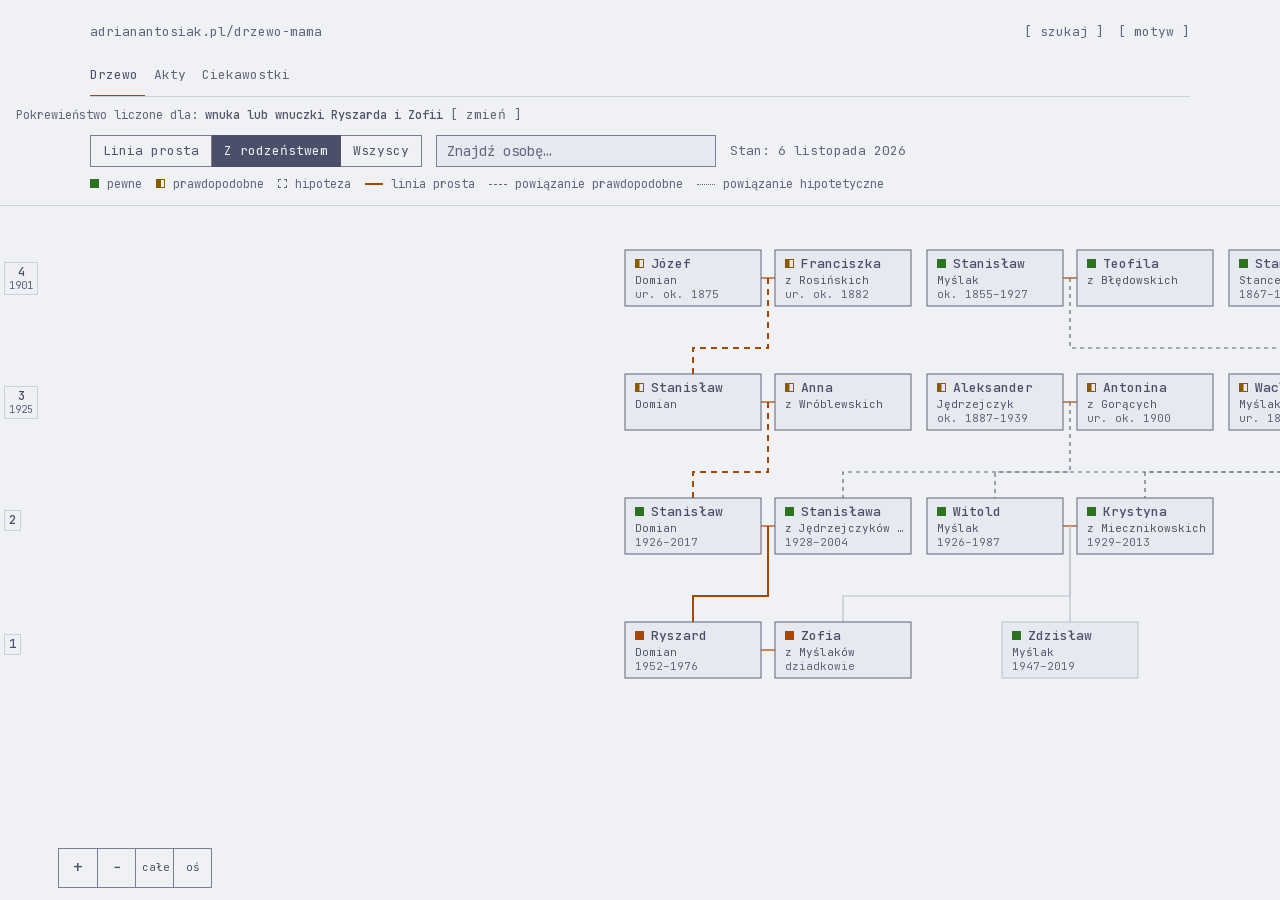
<file: index.html>
<!doctype html>
<html lang="pl" data-theme="dark">
<head>
<meta charset="utf-8">
<meta name="viewport" content="width=device-width, initial-scale=1, viewport-fit=cover">
<meta name="robots" content="noindex, nofollow">
<meta name="theme-color" content="#1e1e2e">
<title>Drzewo mamy — Domianowie, Myślakowie, Miecznikowscy</title>
<link rel="icon" href="../favicon.svg" type="image/svg+xml">
<link rel="preload" href="fonts/jetbrains-mono-latin.woff2" as="font" type="font/woff2" crossorigin>
<link rel="preload" href="fonts/jetbrains-mono-latin-ext.woff2" as="font" type="font/woff2" crossorigin>
<script>
  (function () {
    var t;
    try { t = localStorage.getItem("aa_theme"); } catch (e) {}
    if (t !== "light" && t !== "dark") t = matchMedia("(prefers-color-scheme: light)").matches ? "light" : "dark";
    document.documentElement.dataset.theme = t;
    document.querySelector('meta[name="theme-color"]').content = t === "light" ? "#eff1f5" : "#1e1e2e";
  })();
</script>
<link rel="stylesheet" href="assets/style.css">
</head>
<body data-page="drzewo-mama" class="tree-page">
<div class="wrap">
<div id="chrome"></div>
<main id="main">
<h1 class="sr">Drzewo mamy: Domianowie, Myślakowie, Miecznikowscy</h1>
<div class="tree-bar">
  <div class="seg" role="group" aria-label="Kogo pokazać">
    <button class="chip" type="button" data-mode="prosta" aria-pressed="false">Linia prosta</button>
    <button class="chip" type="button" data-mode="rodzenstwo" aria-pressed="false">Z rodzeństwem</button>
    <button class="chip" type="button" data-mode="wszyscy" aria-pressed="false">Wszyscy</button>
  </div>
  <label class="search"><span class="sr">Znajdź osobę</span><input id="szukaj" type="search" list="osoby-list" placeholder="Znajdź osobę…" autocomplete="off"></label>
  <datalist id="osoby-list"></datalist>
  <span class="muted small" id="asof"></span>
  <div class="legend" aria-label="Legenda">
    <span><i class="mark ok"></i>pewne</span><span><i class="mark prawd"></i>prawdopodobne</span><span><i class="mark hyp"></i>hipoteza</span>
    <span class="lk"><i class="mark link-axis"></i>linia prosta</span><span class="lk"><i class="mark link-prawd"></i>powiązanie prawdopodobne</span><span class="lk"><i class="mark link-hyp"></i>powiązanie hipotetyczne</span>
  </div>
</div>
<div class="stage" id="stage">
  <svg id="tree" role="application" aria-label="Drzewo rodziny. Przeciągnij, aby przesunąć; kółko lub dwa palce, aby przybliżyć.">
    <g id="vp"><g id="edges" class="edges"></g><g id="nodes"></g></g>
  </svg>
  <div class="ruler" id="ruler" aria-hidden="true"></div>
  <div class="zoom" role="group" aria-label="Widok">
    <button type="button" id="zin" aria-label="Przybliż">+</button>
    <button type="button" id="zout" aria-label="Oddal">−</button>
    <button type="button" id="zfit" class="fit" aria-label="Pokaż całe drzewo">całe</button>
    <button type="button" id="zhome" class="fit" aria-label="Wróć do linii prostej">oś</button>
  </div>
  <aside class="panel" id="panel" hidden aria-label="Osoba"></aside>
</div>
</main>
</div>
<script src="data/mama.js"></script>
<script src="assets/app.js"></script>
<script src="assets/tree.js"></script>
</body>
</html>
</file>
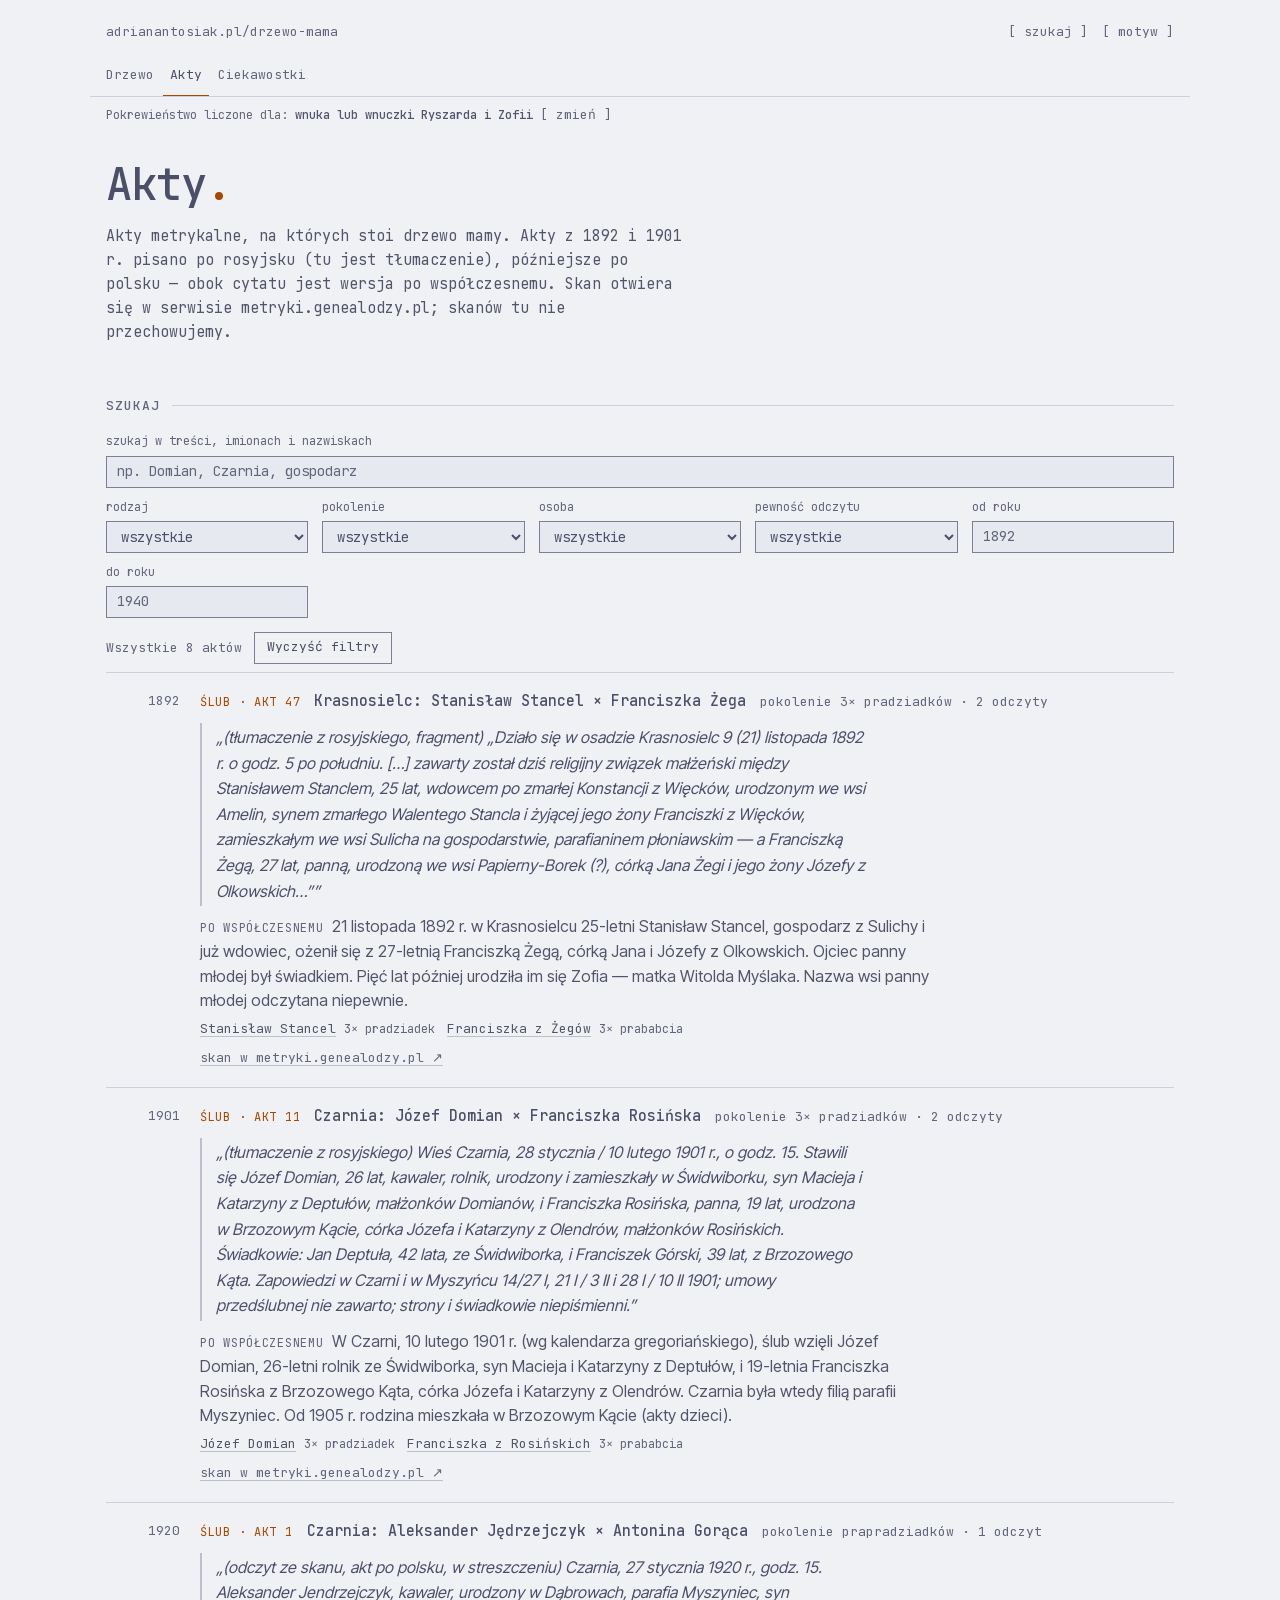
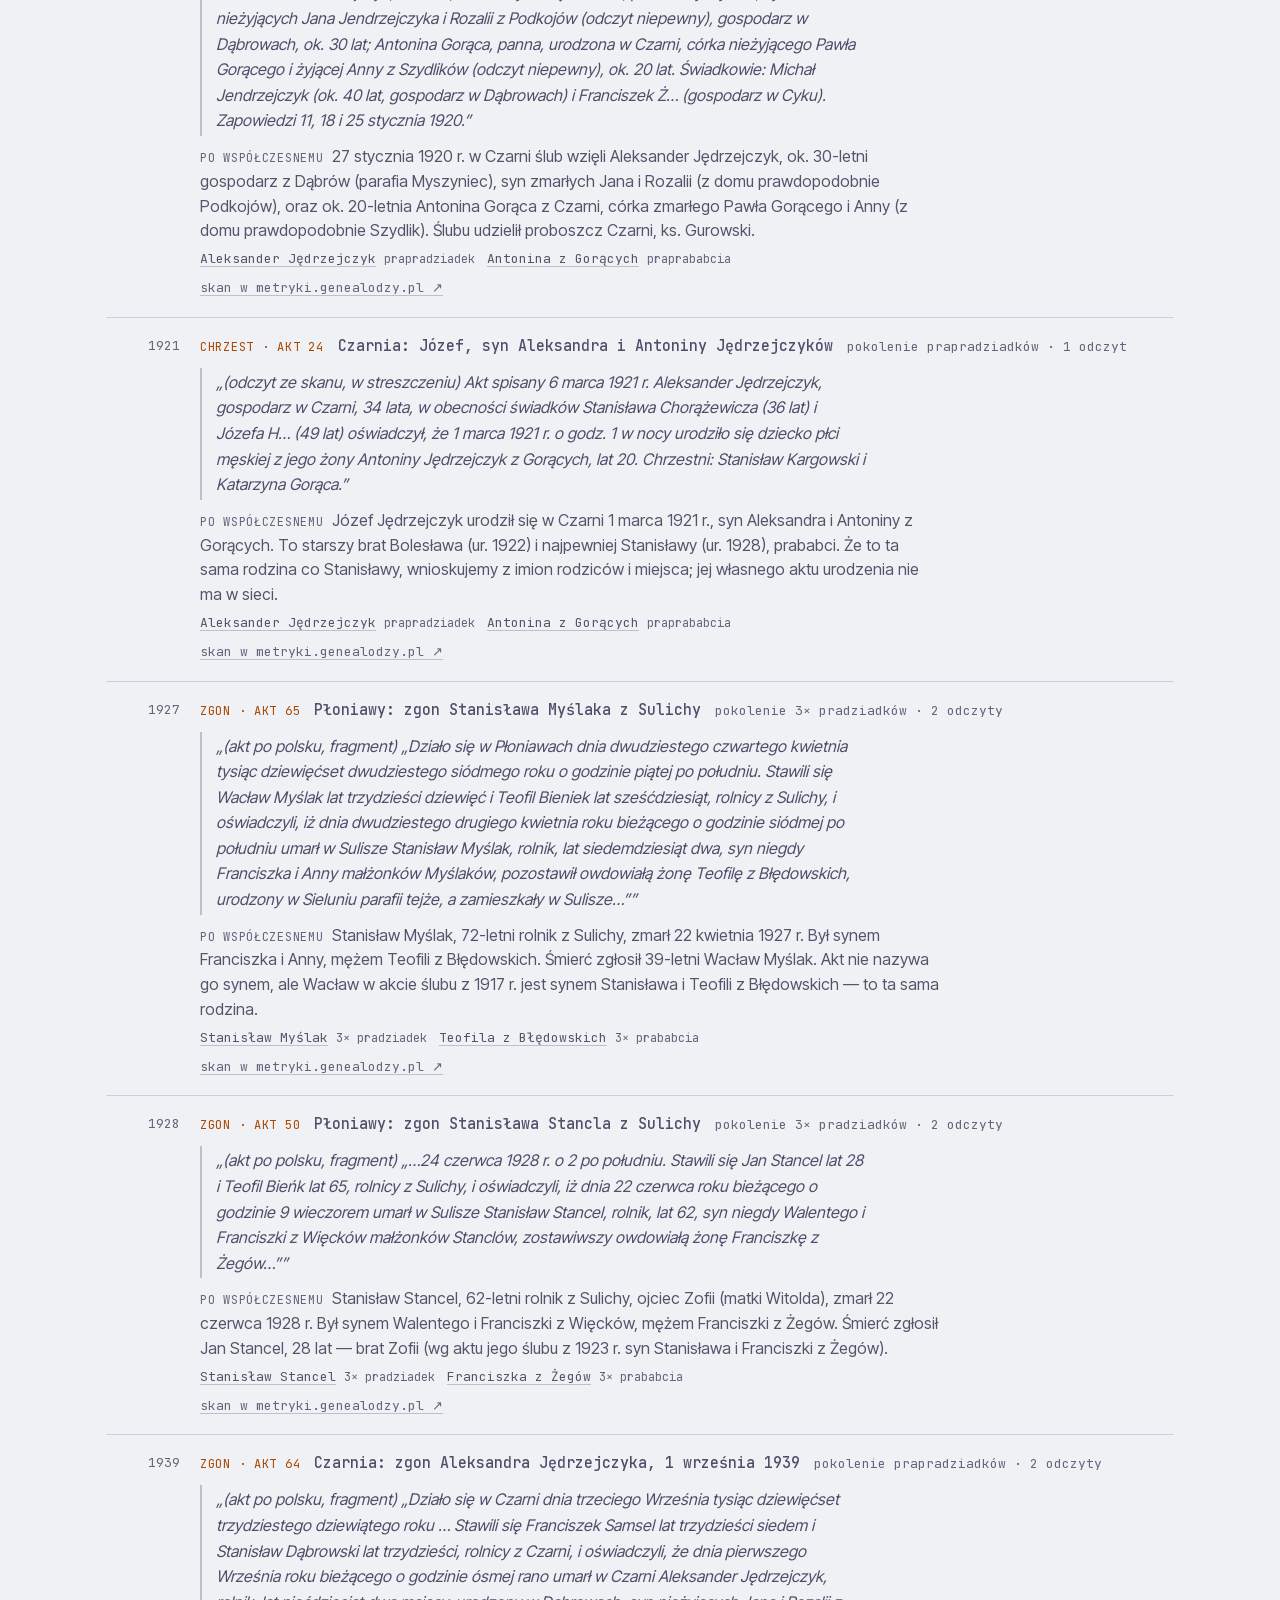
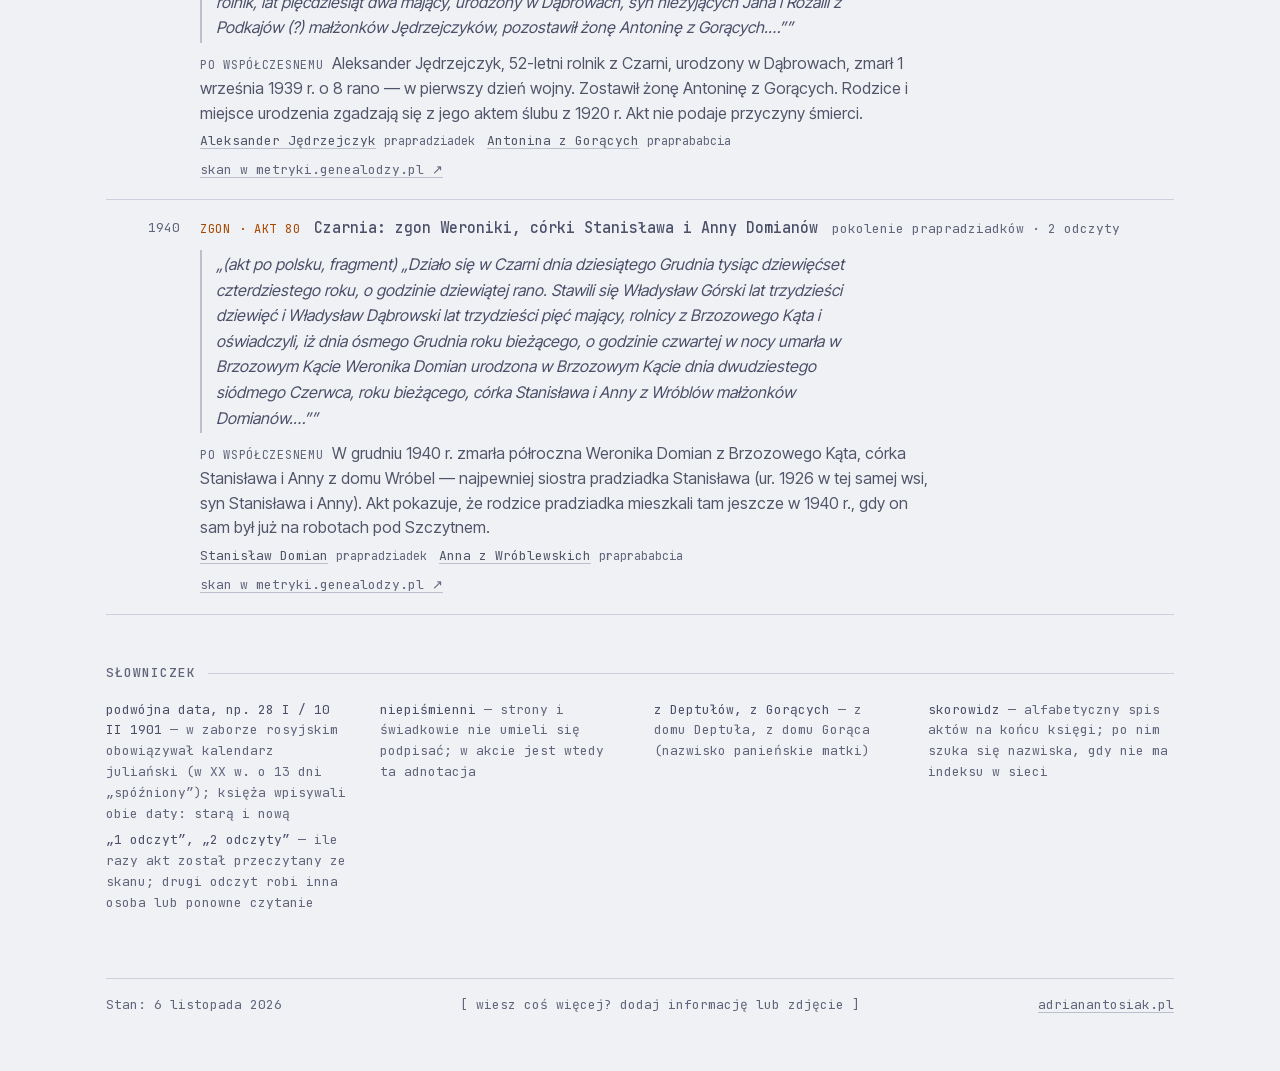
<file: akty.html>
<!doctype html>
<html lang="pl" data-theme="dark">
<head>
<meta charset="utf-8">
<meta name="viewport" content="width=device-width, initial-scale=1, viewport-fit=cover">
<meta name="robots" content="noindex, nofollow">
<meta name="theme-color" content="#1e1e2e">
<title>Akty (mama) — Drzewo mamy</title>
<link rel="icon" href="../favicon.svg" type="image/svg+xml">
<link rel="preload" href="fonts/jetbrains-mono-latin.woff2" as="font" type="font/woff2" crossorigin>
<link rel="preload" href="fonts/jetbrains-mono-latin-ext.woff2" as="font" type="font/woff2" crossorigin>
<script>
  (function () {
    var t;
    try { t = localStorage.getItem("aa_theme"); } catch (e) {}
    if (t !== "light" && t !== "dark") t = matchMedia("(prefers-color-scheme: light)").matches ? "light" : "dark";
    document.documentElement.dataset.theme = t;
    document.querySelector('meta[name="theme-color"]').content = t === "light" ? "#eff1f5" : "#1e1e2e";
  })();
</script>
<link rel="stylesheet" href="assets/style.css">
</head>
<body data-page="akty-mama">
<div class="wrap">
<div id="chrome"></div>
<main id="main">
<section class="page-h">
  <h1>Akty<span class="dot">.</span></h1>
  <p class="lead">Akty metrykalne, na których stoi drzewo mamy. Akty z 1892 i 1901 r. pisano po rosyjsku (tu jest tłumaczenie), późniejsze po polsku — obok cytatu jest wersja po współczesnemu. Skan otwiera się w serwisie metryki.genealodzy.pl; skanów tu nie przechowujemy.</p>
</section>
<h2>Szukaj</h2>
<div class="filters" id="filters">
  <label class="field wide">szukaj w treści, imionach i nazwiskach<input id="f-q" type="search" placeholder="np. Domian, Czarnia, gospodarz" autocomplete="off"></label>
  <label class="field">rodzaj<select id="f-typ"><option value="">wszystkie</option><option value="chrzest">chrzest</option><option value="ślub">ślub</option><option value="zgon">zgon</option></select></label>
  <label class="field">pokolenie<select id="f-gen"></select></label>
  <label class="field">osoba<select id="f-osoba"></select></label>
  <label class="field">pewność odczytu<select id="f-odczyt"><option value="">wszystkie</option><option value="sprawdzone">sprawdzone osobiście</option><option value="2 odczyty">2 odczyty</option><option value="1 odczyt">1 odczyt</option><option value="indeks">tylko indeks</option></select></label>
  <label class="field">od roku<input id="f-od" type="number" inputmode="numeric"></label>
  <label class="field">do roku<input id="f-do" type="number" inputmode="numeric"></label>
</div>
<p class="count"><span id="count"></span><button class="btn" type="button" id="reset">Wyczyść filtry</button></p>
<ol class="acts" id="acts"></ol>
<h2 id="slowniczek">Słowniczek</h2>
<dl class="gloss" id="gloss"></dl>
</main>
<footer class="foot" id="foot"></footer>
</div>
<script src="data/mama.js"></script>
<script src="assets/app.js"></script>
<script src="assets/pages.js"></script>
</body>
</html>
</file>
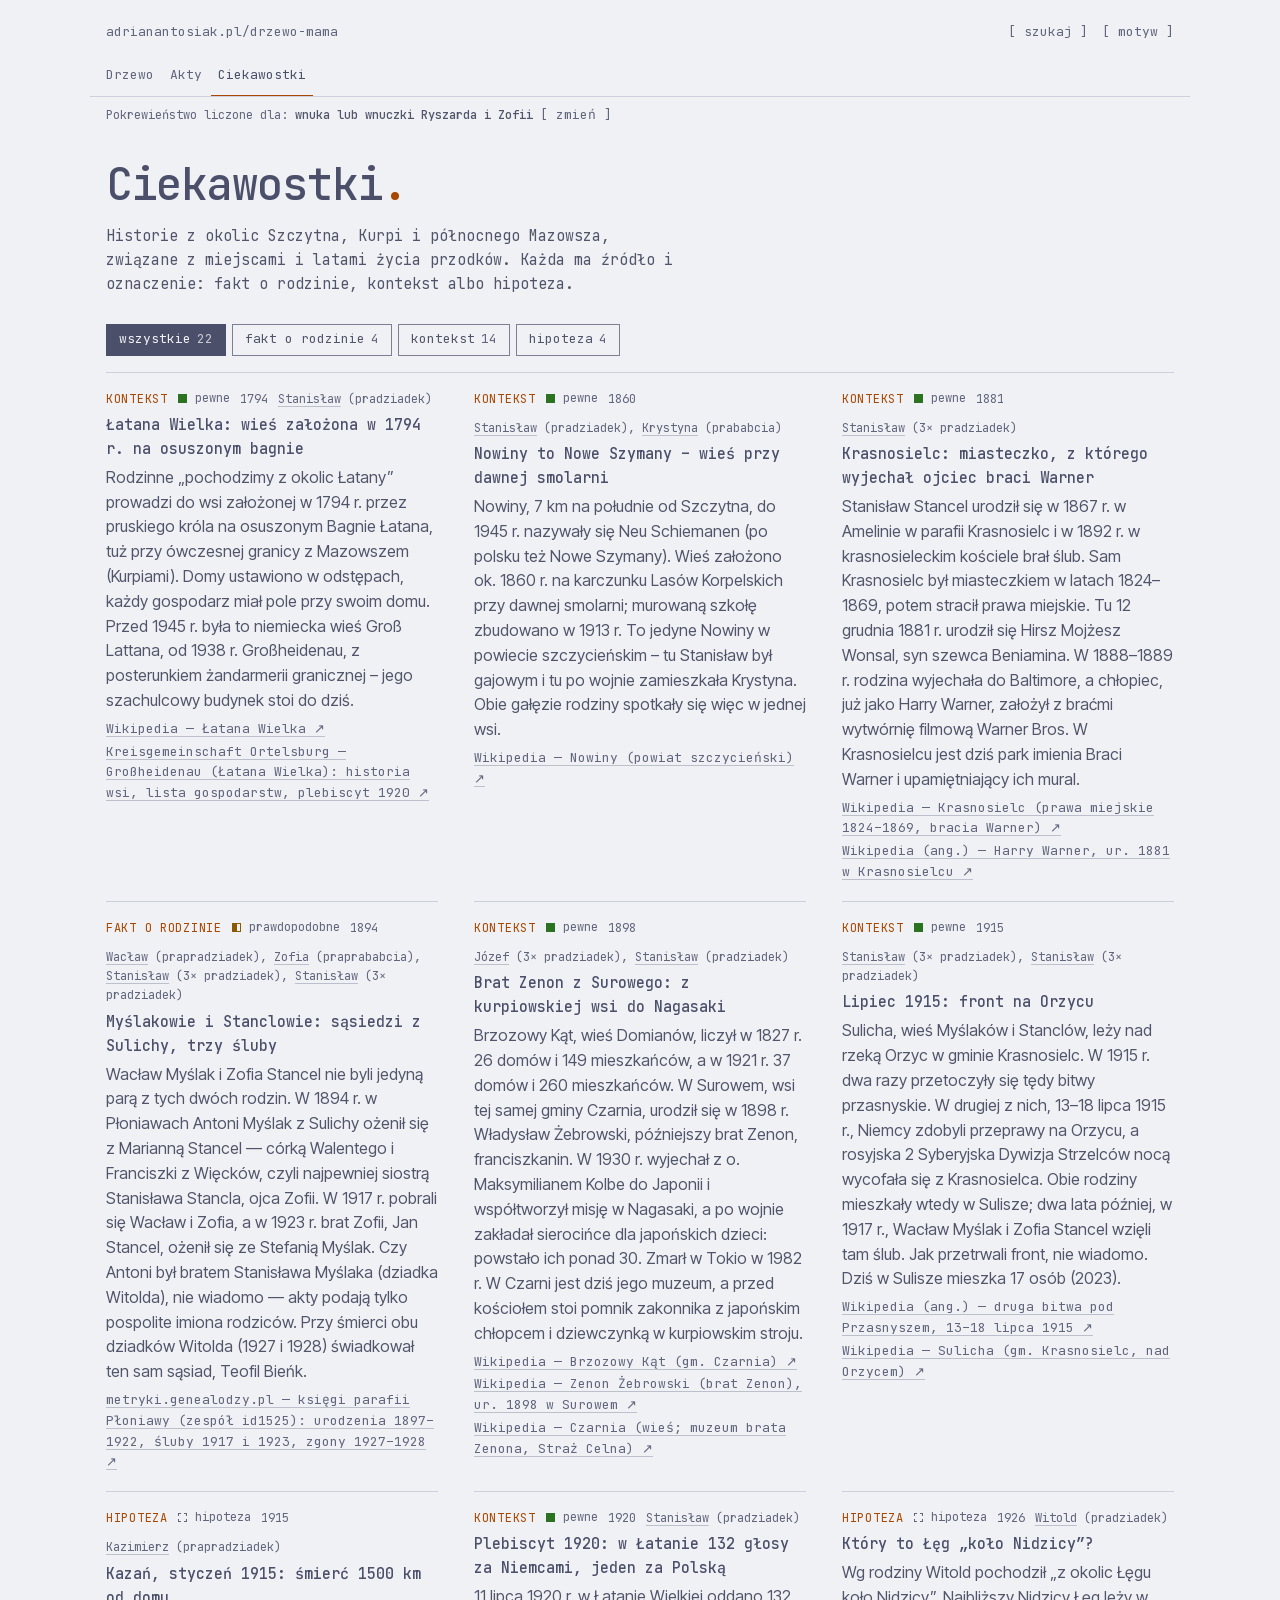
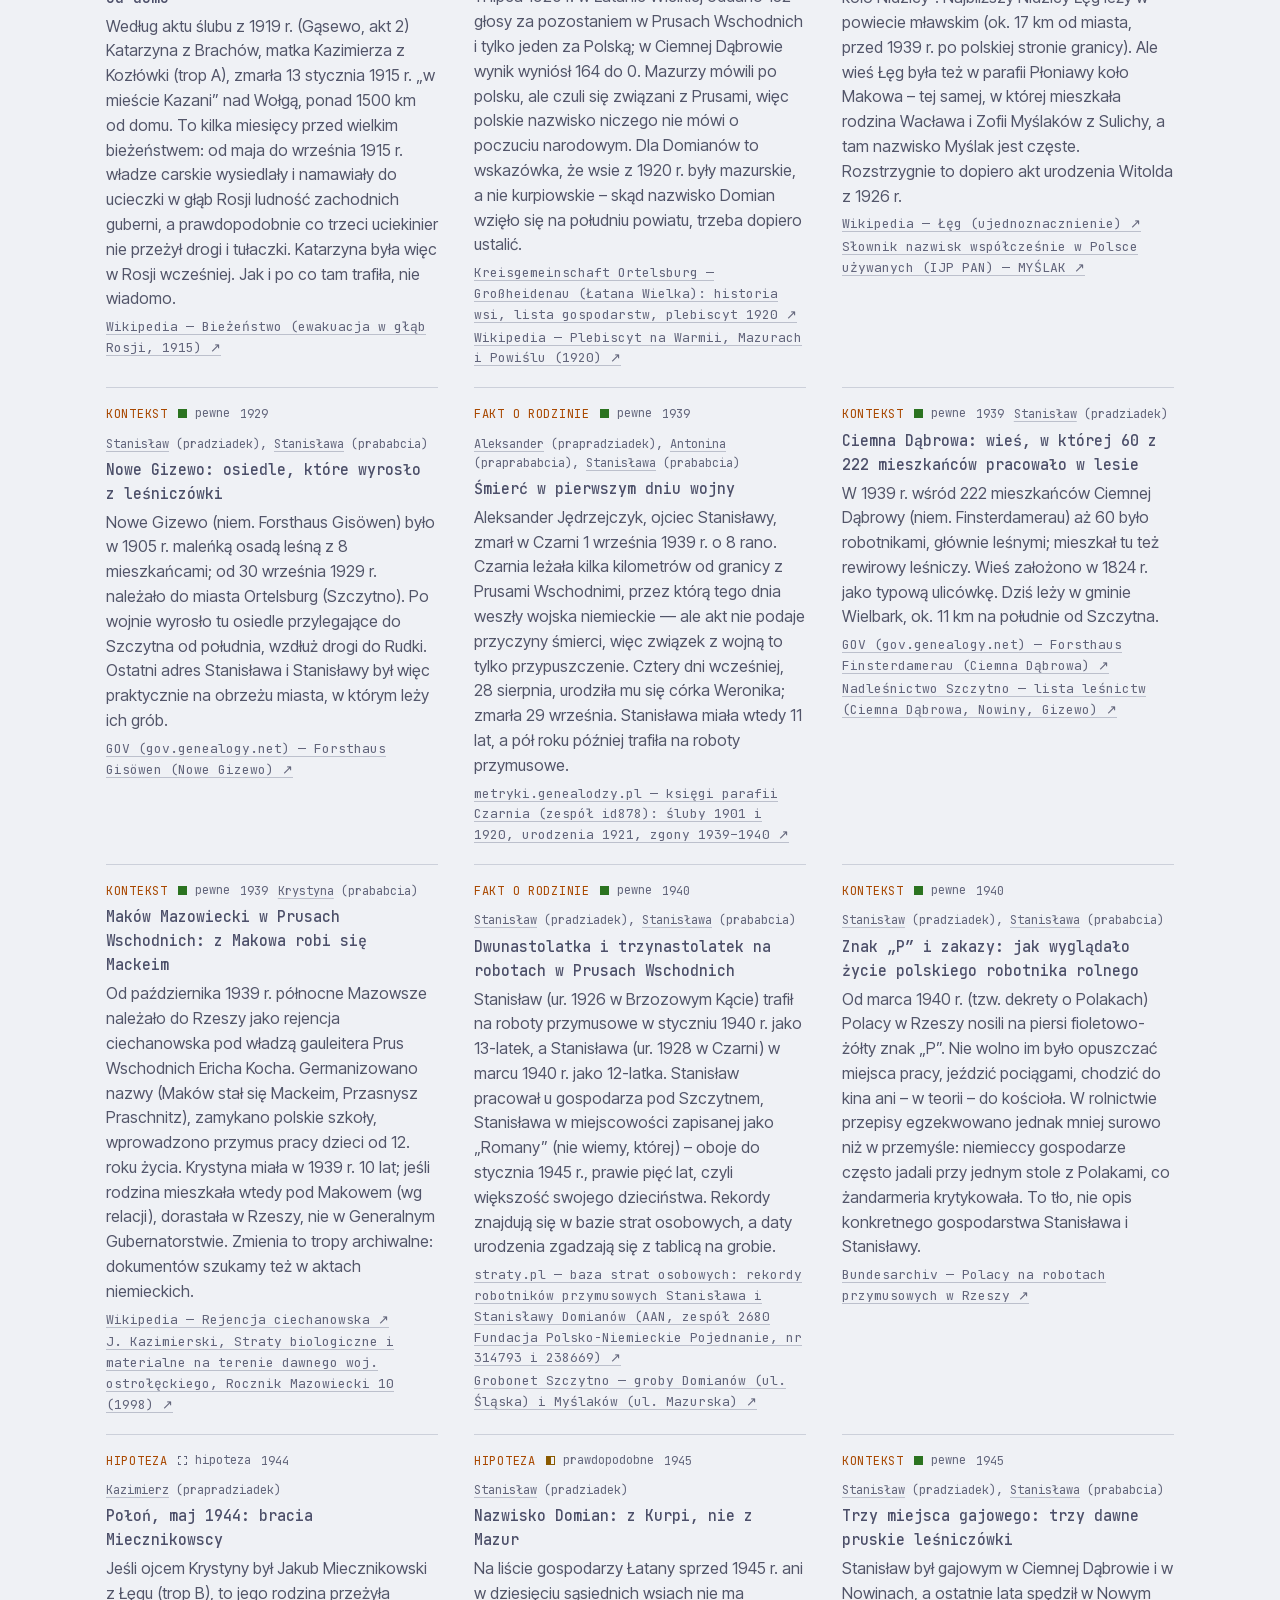
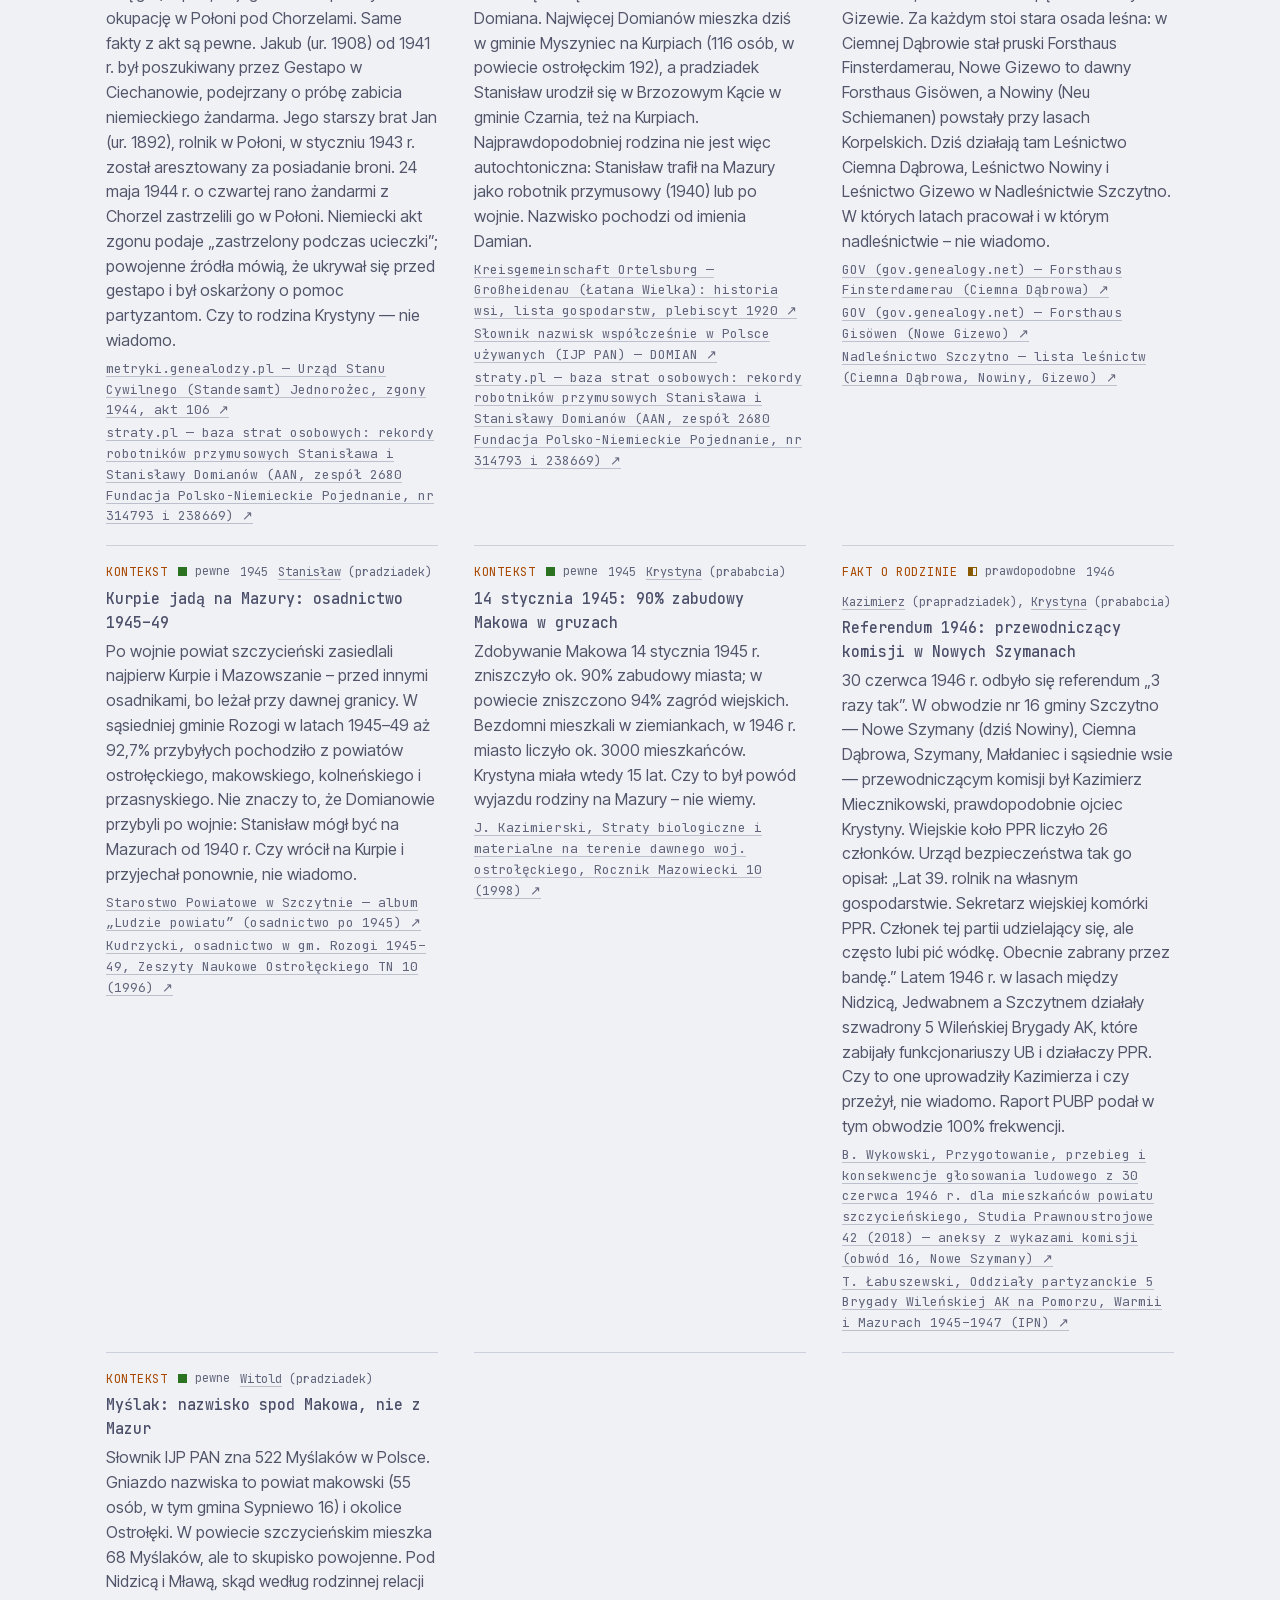
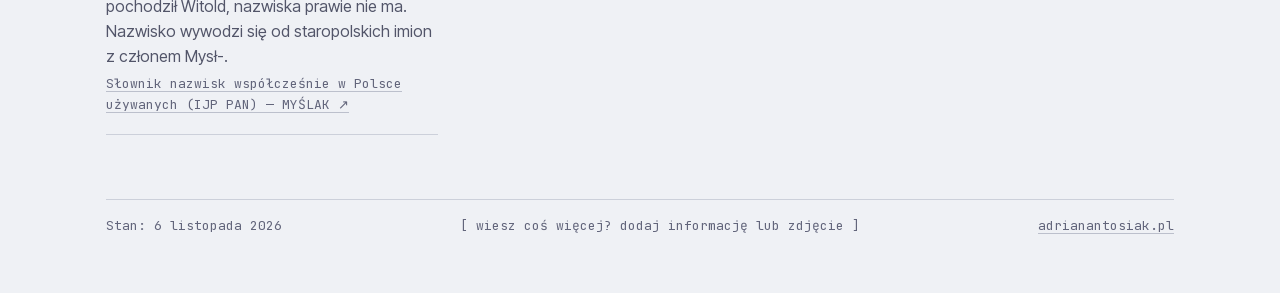
<file: ciekawostki.html>
<!doctype html>
<html lang="pl" data-theme="dark">
<head>
<meta charset="utf-8">
<meta name="viewport" content="width=device-width, initial-scale=1, viewport-fit=cover">
<meta name="robots" content="noindex, nofollow">
<meta name="theme-color" content="#1e1e2e">
<title>Ciekawostki (mama) — Drzewo mamy</title>
<link rel="icon" href="../favicon.svg" type="image/svg+xml">
<link rel="preload" href="fonts/jetbrains-mono-latin.woff2" as="font" type="font/woff2" crossorigin>
<link rel="preload" href="fonts/jetbrains-mono-latin-ext.woff2" as="font" type="font/woff2" crossorigin>
<script>
  (function () {
    var t;
    try { t = localStorage.getItem("aa_theme"); } catch (e) {}
    if (t !== "light" && t !== "dark") t = matchMedia("(prefers-color-scheme: light)").matches ? "light" : "dark";
    document.documentElement.dataset.theme = t;
    document.querySelector('meta[name="theme-color"]').content = t === "light" ? "#eff1f5" : "#1e1e2e";
  })();
</script>
<link rel="stylesheet" href="assets/style.css">
</head>
<body data-page="ciekawostki-mama">
<div class="wrap">
<div id="chrome"></div>
<main id="main">
<section class="page-h">
  <h1>Ciekawostki<span class="dot">.</span></h1>
  <p class="lead">Historie z okolic Szczytna, Kurpi i północnego Mazowsza, związane z miejscami i latami życia przodków. Każda ma źródło i oznaczenie: fakt o rodzinie, kontekst albo hipoteza.</p>
</section>
<div class="chips chips-bar" id="chips" role="group" aria-label="Rodzaj"></div>
<ul class="cards" id="cards"></ul>
</main>
<footer class="foot" id="foot"></footer>
</div>
<script src="data/mama.js"></script>
<script src="assets/app.js"></script>
<script src="assets/pages.js"></script>
</body>
</html>
</file>
<file: assets/style.css>
/* Drzewo Antosiaków: wspólny styl wszystkich stron.
   Język wizualny jak adrianantosiak.pl: Catppuccin Mocha (ciemny) / Latte (jasny),
   akcent #ff8c42 / #b34d00, JetBrains Mono na całej stronie, Inter Tight do prozy. */

@font-face { font-family: "JetBrains Mono"; font-style: normal; font-weight: 400 500; font-display: swap; src: url("../fonts/jetbrains-mono-latin-ext.woff2") format("woff2");
  unicode-range: U+0100-02BA, U+02BD-02C5, U+02C7-02CC, U+02CE-02D7, U+02DD-02FF, U+0304, U+0308, U+0329, U+1D00-1DBF, U+1E00-1E9F, U+1EF2-1EFF, U+2020, U+20A0-20AB, U+20AD-20C0, U+2113, U+2C60-2C7F, U+A720-A7FF; }
@font-face { font-family: "JetBrains Mono"; font-style: normal; font-weight: 400 500; font-display: swap; src: url("../fonts/jetbrains-mono-latin.woff2") format("woff2");
  unicode-range: U+0000-00FF, U+0131, U+0152-0153, U+02BB-02BC, U+02C6, U+02DA, U+02DC, U+0304, U+0308, U+0329, U+2000-206F, U+20AC, U+2122, U+2191, U+2193, U+2212, U+2215, U+FEFF, U+FFFD; }
@font-face { font-family: "Inter Tight"; font-style: normal; font-weight: 400 700; font-display: swap; src: url("../fonts/inter-tight-latin-ext.woff2") format("woff2");
  unicode-range: U+0100-02BA, U+02BD-02C5, U+02C7-02CC, U+02CE-02D7, U+02DD-02FF, U+0304, U+0308, U+0329, U+1D00-1DBF, U+1E00-1E9F, U+1EF2-1EFF, U+2020, U+20A0-20AB, U+20AD-20C0, U+2113, U+2C60-2C7F, U+A720-A7FF; }
@font-face { font-family: "Inter Tight"; font-style: normal; font-weight: 400 700; font-display: swap; src: url("../fonts/inter-tight-latin.woff2") format("woff2");
  unicode-range: U+0000-00FF, U+0131, U+0152-0153, U+02BB-02BC, U+02C6, U+02DA, U+02DC, U+0304, U+0308, U+0329, U+2000-206F, U+20AC, U+2122, U+2191, U+2193, U+2212, U+2215, U+FEFF, U+FFFD; }

/* Tokeny. Kolory: Catppuccin Mocha / Latte; jasne odcienie --ink-2/--ink-3/--accent/--ok
   przyciemnione do WCAG AA (≥ 4,5:1 także na --bg-2). --line-ui: obramowania kontrolek (≥ 3:1).
   --bg w obu motywach musi zgadzać się z theme-color w <head> stron i w app.js. */
:root {
  --bg: #1e1e2e; --bg-2: #181825; --bg-3: #313244; --ink: #cdd6f4; --ink-2: #a6adc8; --ink-3: #9399b2;
  --line: #45475a; --line-2: #585b70; --line-ui: #6c7086; --accent: #ff8c42;
  --ok: #a6e3a1; --mid: #f9e2af;
  --scrim: rgb(0 0 0 / .55); --shadow: 0 12px 28px rgb(0 0 0 / .28);
  --mono: "JetBrains Mono", ui-monospace, "SF Mono", Menlo, monospace;
  --sans: "Inter Tight", system-ui, -apple-system, "Segoe UI", sans-serif;
  /* skala typografii */
  --fs-xs: 12px; --fs-sm: 13px; --fs-md: 14px; --fs-base: 15px; --fs-lg: 16px; --fs-xl: 18px; --fs-2xl: 22px;
  --track: 0.06em;
  /* skala odstępów */
  --s-1: 4px; --s-2: 8px; --s-3: 12px; --s-4: 16px; --s-5: 24px; --s-6: 32px; --s-7: 48px; --s-8: 64px;
  /* kontrolki: kwadratowe, jak reszta strony */
  --radius: 0; --ctl-h: 32px; --ctl-fs: var(--fs-md); --tap: 44px;
  --gutter: max(16px, env(safe-area-inset-left, 0px));
  color-scheme: dark;
}
html[data-theme="light"] {
  --bg: #eff1f5; --bg-2: #e6e9ef; --bg-3: #dce0e8; --ink: #4c4f69; --ink-2: #525569; --ink-3: #62657b;
  --line: #ccd0da; --line-2: #bcc0cc; --line-ui: #7c7f93; --accent: #a84800;
  --ok: #2b7320; --mid: #8a5a00;
  --scrim: rgb(76 79 105 / .45); --shadow: 0 12px 28px rgb(76 79 105 / .2);
  color-scheme: light;
}
@media (max-width: 760px) { :root { --ctl-h: var(--tap); --ctl-fs: var(--fs-lg); } }
* { box-sizing: border-box; }
html { background: var(--bg); }
body { margin: 0; background: var(--bg); color: var(--ink); font: var(--fs-base)/1.6 var(--mono); -webkit-text-size-adjust: 100%; overflow-x: hidden; }
::selection { background: var(--line-2); color: var(--ink); }
a { color: inherit; text-decoration: underline; text-decoration-color: var(--line-2); text-underline-offset: 3px; }
a:hover { text-decoration-color: var(--accent); }
:focus-visible { outline: 2px solid var(--accent); outline-offset: 2px; }
button { font: inherit; color: inherit; }
button:disabled { opacity: .55; cursor: not-allowed; }
::placeholder { color: var(--ink-3); opacity: 1; }
input[type=radio], input[type=checkbox] { accent-color: var(--accent); width: 16px; height: 16px; margin: 0; flex: none; }
@media (prefers-reduced-motion: reduce) {
  *, ::before, ::after { animation-duration: .01ms !important; animation-iteration-count: 1 !important; transition-duration: .01ms !important; scroll-behavior: auto !important; }
}
[hidden] { display: none !important; }

.wrap { max-width: 1100px; margin: 0 auto; padding-block: 22px 56px; padding-left: var(--gutter); padding-right: max(16px, env(safe-area-inset-right, 0px)); }

/* Nagłówek i nawigacja */
.top { display: flex; justify-content: space-between; align-items: center; gap: 16px; color: var(--ink-3); font-size: var(--fs-sm); }
.top a { text-decoration: none; }
.top a:hover { color: var(--ink); }
/* [ przycisk ] tekstowy: nagłówek, stopka, „wiesz coś więcej” */
.toggle { position: relative; background: none; border: 0; color: var(--ink-3); cursor: pointer; padding: 2px 6px; margin: -2px -6px; font-size: var(--fs-sm); text-align: left; }
.toggle:hover, .toggle[aria-expanded="true"] { color: var(--ink); }
.nav { margin: 14px calc(-1 * var(--gutter)) 0; padding: 0 var(--gutter); overflow-x: auto; scrollbar-width: none; border-bottom: 1px solid var(--line); }
.nav::-webkit-scrollbar { display: none; }
.nav ul { list-style: none; margin: 0; padding: 0; display: flex; gap: 2px; white-space: nowrap; }
.nav a { display: block; padding: 8px 7px 9px; font-size: var(--fs-sm); color: var(--ink-3); text-decoration: none; border-bottom: 2px solid transparent; margin-bottom: -1px; }
.nav li:first-child a { padding-left: 0; }
.nav a:hover { color: var(--ink); }
.nav a[aria-current="page"] { color: var(--ink); border-bottom-color: var(--accent); }

.top-btns { display: flex; align-items: center; gap: 14px; }
.top-btns .toggle, .viewer .toggle { white-space: nowrap; }
@media (max-width: 440px) { .brand-host { display: none; } }
.viewer { margin: 8px 0 0; font-size: var(--fs-xs); color: var(--ink-3); }
.viewer b { color: var(--ink-2); font-weight: 500; }
.viewer-panel { margin: var(--s-3) 0 var(--s-1); padding: var(--s-3) var(--s-4) var(--s-4); border: 1px solid var(--line); border-radius: var(--radius); background: var(--bg-2); font-size: var(--fs-md); color: var(--ink); display: grid; grid-template-columns: minmax(0, 1fr); gap: var(--s-3); max-width: 560px; }
.viewer-panel[hidden] { display: none; }
.vrow { display: flex; gap: var(--s-2); align-items: center; min-height: 24px; cursor: pointer; }
@media (max-width: 760px) { .vrow { min-height: var(--tap); } }
.viewer-panel .vown { display: grid; grid-template-columns: minmax(0, 1fr); gap: var(--s-3); padding-left: var(--s-5); }
.viewer-panel p { margin: 0; }
.site-search { margin: var(--s-3) 0 0; padding: var(--s-3) 0 var(--s-4); border-bottom: 1px solid var(--line); }
.site-search h3 { margin: var(--s-4) 0 var(--s-1); }
.site-search ul { list-style: none; margin: 0; padding: 0; }
.site-search li { padding: 6px 0; border-bottom: 1px solid var(--line); font-size: var(--fs-md); }
.site-search li:last-child { border-bottom: 0; }
.site-search #ss-out { max-height: 60vh; overflow-y: auto; }
.menu-btn { display: none; }
@media (max-width: 760px) {
  #chrome { position: relative; }
  .menu-btn { display: inline-block; }
  /* cel dotyku ≥ 44 px bez przesuwania układu */
  .toggle::before { content: ""; position: absolute; inset: 50% -4px auto; height: var(--tap); transform: translateY(-50%); }
  .nav { display: none; position: absolute; top: 100%; left: calc(-1 * var(--gutter)); right: -16px; margin: 8px 0 0; padding: 4px var(--gutter) 8px; overflow: visible; background: var(--bg); border: 0; border-top: 1px solid var(--line); border-bottom: 1px solid var(--line); box-shadow: var(--shadow); z-index: 30; }
  .nav.open { display: block; }
  .nav.open { max-height: calc(100dvh - 96px); overflow-y: auto; overscroll-behavior: contain; }
  .nav ul { display: grid; grid-template-columns: 1fr 1fr; column-gap: 12px; white-space: normal; }
  .nav a, .nav li:first-child a { display: flex; align-items: center; min-height: 48px; padding: 8px 12px; margin: 0; font-size: var(--fs-base); border-bottom: 1px solid var(--line); border-left: 2px solid transparent; }

  .nav a[aria-current="page"] { border-left-color: var(--accent); background: var(--bg-2); }
}
@media (max-width: 760px) and (prefers-reduced-motion: no-preference) {
  .nav.open { animation: nav-in .16s ease-out; }
  @keyframes nav-in { from { opacity: 0; transform: translateY(-6px); } }
}

/* Typografia */
.hero { padding-block: var(--s-7) var(--s-2); }
h1 { font-size: clamp(32px, 7vw, 60px); line-height: 1.05; font-weight: 500; margin: 0; letter-spacing: -0.02em; text-wrap: balance; }
h1 .dot { color: var(--accent); }
.page-h { padding-block: 36px var(--s-1); }
.page-h h1 { font-size: clamp(28px, 5.4vw, 44px); }
.lead { color: var(--ink-2); margin: var(--s-4) 0 0; max-width: 64ch; }
.prose { font-family: var(--sans); font-size: var(--fs-lg); line-height: 1.6; color: var(--ink-2); max-width: 66ch; }
.prose p { margin: 0 0 10px; }
.prose b, .prose strong { color: var(--ink); font-weight: 600; }
h2 { font-size: var(--fs-sm); font-weight: 500; letter-spacing: 0.08em; text-transform: uppercase; color: var(--ink-3); margin: var(--s-7) 0 var(--s-4); display: flex; gap: var(--s-3); align-items: center; }
h2::after { content: ""; flex: 1; border-top: 1px solid var(--line); }
h3 { font-size: var(--fs-base); font-weight: 500; margin: 0 0 6px; }
.muted { color: var(--ink-3); }
.small { font-size: var(--fs-sm); }
/* etykiety-nagłówki (małe, wersaliki): jeden styl dla tabel, paneli, wyszukiwarki */
th, .gn, .eyebrow, .site-search h3, .rels h3, .panel .sec > h3 { font-size: var(--fs-xs); font-weight: 400; letter-spacing: var(--track); text-transform: uppercase; color: var(--ink-3); }
.loading { padding-top: 36px; color: var(--ink-3); }
.mt-1 { margin-top: var(--s-1); } .mt-2 { margin-top: var(--s-2); } .mt-3 { margin-top: var(--s-3); } .mt-4 { margin-top: var(--s-4); } .mt-5 { margin-top: var(--s-5); }
.row { display: flex; flex-wrap: wrap; gap: 2px var(--s-3); }

/* Legenda pewności */
.legend { display: flex; flex-wrap: wrap; gap: 6px 20px; margin-top: 18px; color: var(--ink-3); font-size: var(--fs-sm); }
.legend > span { white-space: nowrap; }
.mark { display: inline-block; width: 9px; height: 9px; margin-right: 8px; vertical-align: 0; flex: none; }
.mark.ok { background: var(--ok); }
.mark.prawd { background: linear-gradient(90deg, var(--mid) 50%, transparent 50%); outline: 1px solid var(--mid); outline-offset: -1px; }
.mark.me { background: var(--accent); }
.mark.hyp { outline: 1px dashed var(--ink-3); outline-offset: -1px; }
.mark.link-hyp { width: 18px; height: 0; border-top: 1.5px dotted var(--ink-3); vertical-align: 3px; }
.mark.link-prawd { width: 18px; height: 0; border-top: 1px dashed var(--ink-3); vertical-align: 3px; }
.mark.link-axis { width: 18px; height: 0; border-top: 2px solid var(--accent); vertical-align: 3px; }
.badge { display: inline-flex; align-items: center; font-size: var(--fs-xs); color: var(--ink-3); white-space: nowrap; }

/* Pokolenia (mini-wizualizacja linii prostej) */
.gens { list-style: none; margin: 0; padding: 0; }
.gen { display: grid; grid-template-columns: 74px 1fr; gap: 0 20px; }
.gen .yr { text-align: right; color: var(--ink-3); font-size: var(--fs-sm); padding-top: 16px; font-variant-numeric: tabular-nums; }
.gen .body { position: relative; border-left: 1px solid var(--line-2); padding: 12px 0 18px 22px; min-width: 0; }
.gen:last-child .body { padding-bottom: 4px; }
.gen .body::before { content: ""; position: absolute; left: -5px; top: 20px; width: 9px; height: 9px; background: var(--bg); border: 1px solid var(--line-2); }
.gen.ok .body::before { background: var(--ok); border-color: var(--ok); }
.gen.prawd .body::before { background: linear-gradient(90deg, var(--mid) 50%, var(--bg) 50%); border-color: var(--mid); }
.gen.prawd .body { border-left-style: dashed; }
.gen.hyp .body { border-left-style: dashed; border-left-color: var(--line); }
.gen.hyp .body::before { border-style: dashed; border-color: var(--ink-3); }
.gen.me .body::before { background: var(--accent); border-color: var(--accent); }
.couple { font-size: var(--fs-xl); margin: 2px 0 4px; display: flex; flex-wrap: wrap; gap: 0 12px; align-items: baseline; }
.couple .x { color: var(--accent); }
.couple .who { font-weight: 500; }
.couple a.who { text-decoration-color: var(--line); }
.couple .maiden { color: var(--ink-2); font-weight: 400; }
.gen-sum { color: var(--ink-2); font-size: var(--fs-md); margin: 0; max-width: 78ch; }

.facts { color: var(--ink-2); margin: 0; padding: 0; list-style: none; max-width: 78ch; }
.facts li { padding-left: 16px; text-indent: -16px; }
.facts li::before { content: "· "; color: var(--ink-3); }
.src { color: var(--ink-3); font-size: var(--fs-sm); margin-top: 6px; }
details { margin-top: 8px; }
summary { cursor: pointer; color: var(--ink-3); font-size: var(--fs-sm); list-style: none; }
summary::-webkit-details-marker { display: none; }
summary::before { content: "+ "; color: var(--accent); }
details[open] > summary::before { content: "− "; }
details .more { color: var(--ink-2); font-size: var(--fs-md); padding: 8px 0 0 14px; border-left: 1px solid var(--line); margin: 8px 0 0 3px; max-width: 78ch; }
details .more p { margin: 0 0 6px; }

/* Liczby na starcie */
.stats { display: flex; flex-wrap: wrap; gap: 10px 36px; margin: 26px 0 0; padding: 0; }
.stats div { display: flex; flex-direction: column; }
.stats dt { order: 2; color: var(--ink-3); font-size: var(--fs-sm); }
.stats dd { order: 1; margin: 0; font-size: 26px; line-height: 1.2; font-variant-numeric: tabular-nums; }

/* Kafelki sekcji */
.tiles { list-style: none; margin: 0; padding: 0; display: grid; grid-template-columns: repeat(auto-fill, minmax(min(100%, 300px), 1fr)); border-top: 1px solid var(--line); border-left: 1px solid var(--line); }
.tiles li { border-right: 1px solid var(--line); border-bottom: 1px solid var(--line); }
.tiles a { display: block; padding: 14px 16px 16px; text-decoration: none; height: 100%; }
.tiles a:hover { background: var(--bg-2); }
.tiles b { display: block; font-weight: 500; }
.tiles a:hover b { color: var(--accent); }
.tiles span { display: block; color: var(--ink-3); font-size: var(--fs-sm); margin-top: 2px; }

/* Przyciski, chipy, pola — jedna wysokość (--ctl-h: 32 px, na telefonie 44 px), jedno obramowanie (--line-ui) */
.chips { display: flex; flex-wrap: wrap; gap: 6px; }
.btn, .chip, .file-btn { display: inline-flex; align-items: center; justify-content: center; gap: 6px; min-height: var(--ctl-h); padding: 0 var(--s-3); background: none; border: 1px solid var(--line-ui); border-radius: var(--radius); font: var(--fs-sm)/1.3 var(--mono); color: var(--ink); text-decoration: none; cursor: pointer; vertical-align: middle; }
.btn:hover, .file-btn:hover { border-color: var(--accent); color: var(--accent); }
.chip { color: var(--ink-2); }
.chip:hover { border-color: var(--ink-3); color: var(--ink); }
.chip[aria-pressed="true"] { background: var(--ink); border-color: var(--ink); color: var(--bg); }
.chip[aria-pressed="true"] .muted { color: inherit; opacity: .75; }
.btns { display: flex; flex-wrap: wrap; align-items: center; gap: var(--s-2); }
/* pola tekstowe i listy: wszędzie ten sam wygląd */
input:not([type=radio], [type=checkbox], [type=file], [type=hidden]), select, textarea {
  width: 100%; min-width: 0; min-height: var(--ctl-h); margin: 0; padding: 5px 10px;
  font: var(--ctl-fs)/1.4 var(--mono); color: var(--ink); background: var(--bg-2);
  border: 1px solid var(--line-ui); border-radius: var(--radius);
}
textarea { resize: vertical; padding-block: 8px; }
:is(input, select, textarea):hover { border-color: var(--ink-3); }
:is(input, select, textarea):focus-visible { outline: 2px solid var(--accent); outline-offset: 0; border-color: var(--accent); }
input[type=file] { width: 100%; font: var(--fs-sm) var(--mono); color: var(--ink-2); }
input[type=file]::file-selector-button { min-height: var(--ctl-h); margin-right: var(--s-3); padding: 0 var(--s-3); background: none; border: 1px solid var(--line-ui); border-radius: var(--radius); font: inherit; color: var(--ink); cursor: pointer; }
input[type=file]::file-selector-button:hover { border-color: var(--accent); color: var(--accent); }
/* etykieta nad polem */
.field, .viewer-panel .vown > label { display: flex; flex-direction: column; gap: var(--s-1); font-size: var(--fs-xs); color: var(--ink-3); min-width: 0; }

/* Tabele */
.scroll { overflow-x: auto; }
table { border-collapse: collapse; width: 100%; font-size: var(--fs-md); }
th, td { text-align: left; vertical-align: top; padding: 9px 12px 9px 0; border-bottom: 1px solid var(--line); }

.todo { counter-reset: t; list-style: none; padding: 0; margin: 0; max-width: 80ch; }
.todo li { counter-increment: t; padding: 6px 0 6px 36px; position: relative; color: var(--ink-2); }
.todo li::before { content: counter(t, decimal-leading-zero); position: absolute; left: 0; color: var(--accent); font-variant-numeric: tabular-nums; }

.note { margin: 10px 0 0; padding: 12px 14px; background: var(--bg-2); border: 1px dashed var(--line-2); max-width: 78ch; color: var(--ink-2); font-size: var(--fs-md); }
.note b { color: var(--ink); font-weight: 500; }
.note p { margin: 0 0 6px; }
.note p:last-child { margin: 0; }
.note.key { border: 1px solid var(--accent); }
table.paths { max-width: 980px; }
table.paths th[scope="row"] { width: 1%; white-space: nowrap; }
table.paths td { color: var(--ink-2); min-width: 150px; }
table.paths .facts li { text-indent: 0; padding-left: 0; }
.status { display: inline-flex; align-items: center; gap: 8px; color: var(--accent); font-size: var(--fs-sm); }
.status::before { content: ""; width: 8px; height: 8px; border: 1px solid var(--accent); border-radius: 50%; }
@media (prefers-reduced-motion: no-preference) { .status::before { animation: pulse 1.6s ease-in-out infinite; } @keyframes pulse { 50% { background: var(--accent); } } }

/* Akty */
.intro { color: var(--ink-2); max-width: 78ch; margin: 0 0 14px; }
.gloss { display: grid; grid-template-columns: repeat(auto-fit, minmax(min(100%, 240px), 1fr)); gap: 6px 28px; margin: 0; font-size: var(--fs-sm); color: var(--ink-3); }
.gloss dt { display: inline; color: var(--ink); }
.gloss dd { display: inline; margin: 0; }
.gloss dd::before { content: " — "; }
.acts { list-style: none; margin: 0; padding: 0; border-top: 1px solid var(--line); }
.act { display: grid; grid-template-columns: 74px 1fr; gap: 0 20px; padding: 16px 0 18px; border-bottom: 1px solid var(--line); scroll-margin-top: 16px; }
.act:target, .act.hl { background: var(--bg-2); box-shadow: -8px 0 0 var(--bg-2), 8px 0 0 var(--bg-2); }
.act .yr { color: var(--ink-3); font-size: var(--fs-sm); text-align: right; padding-top: 2px; font-variant-numeric: tabular-nums; }
.act-head { display: flex; flex-wrap: wrap; gap: 4px 14px; align-items: baseline; }
.act-kind { color: var(--accent); font-size: var(--fs-xs); letter-spacing: var(--track); text-transform: uppercase; }
.act-title { font-weight: 500; }
.act-meta { color: var(--ink-3); font-size: var(--fs-sm); }
.act-q { margin: 10px 0 0; padding: 2px 0 2px 14px; border-left: 2px solid var(--line-2); color: var(--ink); font-family: var(--sans); font-style: italic; font-size: var(--fs-lg); max-width: 74ch; }
.act-tr { margin: 8px 0 0; color: var(--ink-2); font-family: var(--sans); font-size: var(--fs-lg); line-height: 1.55; max-width: 74ch; }
.act-tr b { font-family: var(--mono); font-weight: 400; font-size: var(--fs-xs); color: var(--ink-3); letter-spacing: var(--track); text-transform: uppercase; margin-right: 8px; }
.act-links { margin-top: 8px; font-size: var(--fs-sm); color: var(--ink-3); display: flex; flex-wrap: wrap; gap: 4px 16px; }
.act-people { margin-top: 6px; font-size: var(--fs-sm); color: var(--ink-3); display: flex; flex-wrap: wrap; gap: 2px 12px; }
.act-people a { color: var(--ink-2); }
/* stopień pokrewieństwa przy nazwisku (inline) */
.rel { color: var(--ink-3); font-size: var(--fs-xs); }
.relline { margin: 6px 0 0; color: var(--accent); font-size: var(--fs-base); }
@media (max-width: 560px) { .act { grid-template-columns: 1fr; } .act .yr { text-align: left; padding: 0 0 4px; } }

.filters { display: grid; grid-template-columns: repeat(auto-fit, minmax(min(100%, 170px), 1fr)); gap: 10px 14px; margin: 0 0 14px; }
.filters .wide { grid-column: 1 / -1; }
.count { color: var(--ink-3); font-size: var(--fs-sm); margin: 0 0 var(--s-2); display: flex; flex-wrap: wrap; align-items: center; gap: var(--s-2) var(--s-3); }
.empty { color: var(--ink-3); padding: var(--s-4) 0; border-bottom: 1px solid var(--line); }
.site-search .empty { border: 0; padding: var(--s-3) 0 0; margin: 0; }

/* Ciekawostki */
.cards { list-style: none; padding: 0; margin: 0; display: grid; grid-template-columns: repeat(auto-fill, minmax(min(100%, 320px), 1fr)); gap: 0; border-top: 1px solid var(--line); }
.card { padding: 16px 0 18px; border-bottom: 1px solid var(--line); }
@media (min-width: 700px) { .cards { gap: 0 36px; } }
.card-kind { font-size: var(--fs-xs); color: var(--ink-3); display: flex; gap: 10px; flex-wrap: wrap; align-items: baseline; }
.card-kind .k { color: var(--accent); letter-spacing: var(--track); text-transform: uppercase; }
.card h3 { margin: 4px 0 4px; }
.card p { margin: 0; color: var(--ink-2); font-family: var(--sans); font-size: var(--fs-lg); line-height: 1.55; max-width: 66ch; }
.card .src { display: flex; flex-wrap: wrap; gap: 2px 12px; }

/* Strona osoby */
.person-h .gn { margin-bottom: 4px; }
.person-name { display: flex; flex-wrap: wrap; align-items: baseline; gap: 0 14px; }
.person-name .maiden { color: var(--ink-2); font-size: clamp(18px, 3vw, 24px); }
.life { margin-top: 10px; color: var(--ink-2); font-size: var(--fs-md); display: grid; gap: 2px; }
.life > div { display: grid; grid-template-columns: 9ch 1fr; gap: 0 8px; }
.life b { color: var(--ink-3); font-weight: 400; }
/* krewni na stronie osoby (siatka) */
.rels { display: grid; grid-template-columns: repeat(auto-fill, minmax(min(100%, 230px), 1fr)); gap: var(--s-4) var(--s-6); }
.rels h3 { margin-bottom: var(--s-1); }
.rels ul { list-style: none; margin: 0; padding: 0; }
.rels li { padding: 2px 0; display: flex; gap: var(--s-2); align-items: baseline; }
.rels li .mark { margin: 0; }
.rels .yrs { color: var(--ink-3); font-size: var(--fs-sm); white-space: nowrap; }
.lifeline { list-style: none; margin: 0; padding: 0 0 0 4px; border-left: 1px solid var(--line-2); max-width: 78ch; }
.lifeline li { position: relative; padding: 4px 0 8px 18px; color: var(--ink-2); }
.lifeline li::before { content: ""; position: absolute; left: -4px; top: 12px; width: 7px; height: 7px; background: var(--bg); border: 1px solid var(--ink-3); }
.lifeline li.own::before { background: var(--ink); border-color: var(--ink); }
.lifeline .y { color: var(--ink); font-variant-numeric: tabular-nums; margin-right: 10px; }
.lifeline .age { color: var(--ink-3); font-size: var(--fs-sm); margin-left: 6px; }
.people-index { columns: 2 260px; column-gap: 36px; list-style: none; padding: 0; margin: 0; }
.people-index li { break-inside: avoid; padding: 2px 0; display: flex; gap: 8px; align-items: baseline; }
.people-index .yrs { color: var(--ink-3); font-size: var(--fs-sm); }

footer.foot { margin-top: var(--s-8); padding-top: var(--s-4); border-top: 1px solid var(--line); color: var(--ink-3); font-size: var(--fs-sm); display: flex; justify-content: space-between; align-items: baseline; flex-wrap: wrap; gap: var(--s-2) var(--s-4); }

/* Oś czasu */
.tl-controls { display: flex; flex-wrap: wrap; gap: 10px 18px; align-items: center; margin: var(--s-5) 0 var(--s-4); }
.tl-key { display: flex; flex-wrap: wrap; gap: 4px 16px; font-size: var(--fs-sm); color: var(--ink-3); margin: 0 0 16px; }
.tl-key span { display: inline-flex; align-items: center; gap: 6px; white-space: nowrap; }
.tl-key i { font-style: normal; color: var(--ink); width: 2ch; text-align: center; }
.tl { position: relative; }
.tl svg.rails { position: absolute; left: 0; top: 0; pointer-events: none; overflow: visible; }
.tl-row { display: grid; grid-template-columns: var(--rails, 120px) 46px 1fr; gap: 0 10px; padding: 7px 0; border-bottom: 1px solid color-mix(in srgb, var(--line) 50%, transparent); min-height: 34px; }
.tl-row .y { color: var(--ink-3); font-size: var(--fs-sm); font-variant-numeric: tabular-nums; padding-top: 1px; }
.tl-row .t { min-width: 0; color: var(--ink-2); font-size: var(--fs-md); }
.tl-row .t a { color: var(--ink); }
.tl-row.hist .t { font-family: var(--sans); font-size: var(--fs-base); color: var(--ink-2); }
.tl-row.hist .y { color: var(--accent); }
.tl-row .tag { font-size: var(--fs-xs); color: var(--ink-3); letter-spacing: 0.04em; margin-right: 6px; }
.tl-row.century { border-bottom: 1px solid var(--line-2); min-height: 0; padding: 18px 0 6px; }
.tl-row.century .t { color: var(--ink-3); font-size: var(--fs-xs); letter-spacing: 0.08em; text-transform: uppercase; }
@media (max-width: 560px) { .tl-row { grid-template-columns: var(--rails, 120px) 42px 1fr; gap: 0 8px; } .tl-row .y { font-size: var(--fs-xs); } .tl-row .t, .tl-row.hist .t { font-size: var(--fs-md); } }

/* Drzewo interaktywne */
body.tree-page { overflow: hidden; }
body.tree-page .wrap { padding-bottom: 0; max-width: none; }
body.tree-page .top, body.tree-page .nav { max-width: 1100px; margin-left: auto; margin-right: auto; }
@media (min-width: 1132px) { body.tree-page .nav { margin-left: auto; margin-right: auto; padding: 0; } }
.tree-bar { display: flex; flex-wrap: wrap; align-items: center; gap: 8px 14px; padding: 10px 0; max-width: 1100px; margin: 0 auto; }
.tree-bar .seg { display: flex; }
.tree-bar .seg .chip + .chip { border-left: 0; }
.tree-bar .search { flex: 1 1 180px; max-width: 280px; }
.tree-bar .legend { margin: 0; font-size: var(--fs-xs); gap: 4px 14px; }
.stage { position: relative; height: calc(100dvh - var(--stage-top, 150px)); min-height: 320px; margin: 0 calc(-1 * var(--gutter)); border-top: 1px solid var(--line); overflow: hidden; background: var(--bg); }
@media (min-width: 1132px) { .stage { margin: 0 -16px; } }
.stage svg { display: block; width: 100%; height: 100%; touch-action: none; cursor: grab; user-select: none; -webkit-user-select: none; }
.stage svg.dragging { cursor: grabbing; }
.zoom { position: absolute; left: 58px; bottom: calc(12px + env(safe-area-inset-bottom, 0px)); display: flex; flex-direction: row; border: 1px solid var(--line-ui); background: var(--bg); z-index: 2; }
.zoom button { width: 38px; height: 38px; border: 0; background: none; cursor: pointer; font-size: 17px; color: var(--ink-2); }
.zoom button + button { border-left: 1px solid var(--line-ui); }
.zoom button:hover { color: var(--accent); }
.zoom .fit { font-size: 11px; }

.edge { fill: none; stroke: var(--line-2); stroke-width: 1.2; }
.edge.prawd { stroke-dasharray: 4 4; stroke: var(--ink-3); }
.edge.hyp { stroke-dasharray: 1.5 4; stroke: var(--ink-3); stroke-linecap: round; }
.edge.axis { stroke: var(--accent); stroke-width: 2; }
.edge.axis.prawd { stroke-dasharray: 6 5; }
.edge.marr { stroke: var(--accent); stroke-width: 1.2; }
.edge-label { fill: var(--ink-3); font-size: 10.5px; letter-spacing: .02em; pointer-events: none; }
.node { cursor: pointer; }
.node rect.box { fill: var(--bg-2); stroke: var(--line-2); stroke-width: 1; }
.node.l-prosta rect.box { stroke: var(--ink-3); }
.node.l-powinowaci rect.box { stroke: var(--line); fill: var(--bg); }
.node:hover rect.box { stroke: var(--ink); }
.node:focus { outline: none; }
.node:focus-visible rect.box, .node.sel rect.box { stroke: var(--accent); stroke-width: 2; }
.node .n1 { font: 500 13px var(--mono); fill: var(--ink); }
.node .n2 { font: 11px var(--mono); fill: var(--ink-2); }
.node .n3 { font: 11px var(--mono); fill: var(--ink-3); }
.node.l-powinowaci .n1 { fill: var(--ink-2); }
.node .m-ok { fill: var(--ok); }
.node .m-prawd-a { fill: var(--mid); }
.node .m-prawd-b { fill: none; stroke: var(--mid); stroke-width: 1; }
.node .m-me { fill: var(--accent); }
.node .m-hyp { fill: none; stroke: var(--ink-3); stroke-dasharray: 2 2; }
.node.c-hyp rect.box { stroke-dasharray: 4 3; }
.gen-label { font: 11px var(--mono); fill: var(--ink-3); letter-spacing: var(--track); }
@media (prefers-reduced-motion: no-preference) {
  .node, .edges { transition: transform .45s cubic-bezier(.2,.7,.2,1), opacity .3s; }
  .node.enter { opacity: 0; }
  .edges.enter { opacity: 0; transition: opacity .35s .3s; }
}

.panel { position: absolute; top: 0; right: 0; bottom: 0; width: min(380px, 100%); background: var(--bg); border-left: 1px solid var(--line); overflow-y: auto; padding: 16px 18px 28px; z-index: 3; overscroll-behavior: contain; }
.panel-close { position: sticky; top: 0; float: right; background: var(--bg); border: 1px solid var(--line-ui); width: var(--ctl-h); height: var(--ctl-h); cursor: pointer; color: var(--ink-2); margin: -4px -6px 0 8px; font-size: var(--fs-base); }
.panel-close:hover { color: var(--accent); border-color: var(--accent); }
.panel h2 { margin: 0 0 2px; font-size: var(--fs-2xl); font-weight: 500; letter-spacing: -0.01em; text-transform: none; color: var(--ink); display: block; }
.panel h2::after { display: none; }
.panel .maiden { color: var(--ink-2); }
.panel .sec { margin-top: 16px; }
.panel .sec > h3 { margin: 0 0 var(--s-1); }
.panel .facts { font-size: var(--fs-md); }
.panel .rel-list { list-style: none; margin: 0; padding: 0; font-size: var(--fs-md); }
.panel .rel-list li { padding: 1px 0; }
.panel .rel-list button { background: none; border: 0; padding: 0; cursor: pointer; text-decoration: underline; text-decoration-color: var(--line-2); text-underline-offset: 3px; color: var(--ink); text-align: left; }
.panel .rel-list button:hover { text-decoration-color: var(--accent); }
.panel .act-mini { list-style: none; margin: 0; padding: 0; font-size: var(--fs-md); }
.panel .act-mini li { padding: 3px 0; border-bottom: 1px solid var(--line); }
.panel .act-mini .k { color: var(--accent); font-size: var(--fs-xs); letter-spacing: 0.05em; text-transform: uppercase; margin-right: 6px; }
.panel .go { margin-top: 18px; }
@media (max-width: 760px) {
  .panel { top: auto; left: 0; width: 100%; max-height: 64%; border-left: 0; border-top: 1px solid var(--line-2); box-shadow: var(--shadow); padding-bottom: calc(28px + env(safe-area-inset-bottom, 0px)); }
  .panel::before { content: ""; display: block; width: 40px; height: 3px; background: var(--line-2); margin: -6px auto 10px; }
  .tree-bar .legend .lk { display: none; }
  .tree-bar .legend { font-size: var(--fs-xs); gap: 2px 12px; }
  .tree-bar { gap: 8px 10px; padding: 8px 0; }
  .zoom button { width: var(--tap); height: var(--tap); }
}
@media (prefers-reduced-motion: no-preference) {
  .panel { animation: slide-in .28s cubic-bezier(.2,.7,.2,1); }
  @keyframes slide-in { from { transform: translateX(24px); opacity: 0; } }
  @media (max-width: 760px) { .panel { animation-name: sheet-up; } @keyframes sheet-up { from { transform: translateY(40px); opacity: 0; } } }
}

@media (max-width: 560px) {
  .gen { grid-template-columns: 1fr; }
  .gen .yr { text-align: left; padding: 0 0 0 23px; }
  .couple { font-size: var(--fs-lg); }
  h2 { margin-top: 44px; }
}

/* Oś czasu: szyny */
.tl-row .y { white-space: pre-line; line-height: 1.35; }
.tl svg.rails .rail { stroke: var(--ink-2); stroke-width: 2; }
.tl svg.rails .rail.w { stroke: var(--ink-3); stroke-width: 1.3; }
.tl svg.rails .faint { opacity: .55; }
.tl svg.rails .dot { fill: var(--ink); }
.tl svg.rails .ring { fill: var(--bg); stroke: var(--accent); stroke-width: 1.6; }
.tl svg.rails .merge { stroke: var(--accent); stroke-width: 1.6; }
.tl svg.rails .branch { stroke: var(--line-2); stroke-width: 1; fill: none; }
.tl-row.kin .t { color: var(--ink-3); font-size: var(--fs-sm); }
.tl-row.kin .t a { color: var(--ink-2); }
.tl-row .src-inline { display: inline; font-family: var(--mono); font-size: var(--fs-xs); color: var(--ink-3); }
.tl-row .src-inline a, .tl-row .src-inline span { margin-left: 8px; color: var(--ink-3); }
.tl-row .t .mark { margin-right: 6px; }

/* Drzewo: linijka pokoleń */
.ruler { position: absolute; left: 0; top: 0; width: 0; height: 100%; pointer-events: none; z-index: 1; }
.ruler .rl { position: absolute; left: 4px; top: -16px; display: flex; flex-direction: column; align-items: center; padding: 3px 4px; background: color-mix(in srgb, var(--bg) 88%, transparent); border: 1px solid var(--line); font-size: 10.5px; line-height: 1.15; color: var(--ink-3); white-space: nowrap; }
.ruler .rl b { font-weight: 500; color: var(--ink); font-size: 12px; }
.sr { position: absolute; width: 1px; height: 1px; overflow: hidden; clip: rect(0 0 0 0); white-space: nowrap; }

/* Ameryka */
.map-wrap { max-width: 600px; border: 1px solid var(--line); background: var(--bg-2); padding: 8px; }
.usmap { display: block; width: 100%; height: auto; }
.usmap .g { stroke: var(--line); stroke-width: .6; stroke-dasharray: 2 4; }
.usmap .r { fill: none; stroke: var(--ink-3); stroke-width: 1; }
.usmap .sea { fill: none; stroke: var(--accent); stroke-width: 1.2; stroke-dasharray: 4 4; }
.usmap .d { fill: var(--accent); }
.usmap .port { fill: var(--bg); stroke: var(--ink); stroke-width: 1.2; }
.usmap text { font: 11px var(--mono); fill: var(--ink); }
.usmap text.s { fill: var(--accent); font-size: 10px; }
table.places { margin-top: 12px; max-width: 720px; }
table.today { font-size: var(--fs-md); min-width: 600px; max-width: 980px; }
table.today td:nth-child(2) { font-variant-numeric: tabular-nums; }
table.places td:first-child { white-space: nowrap; color: var(--ink); width: 1%; }
table.places td { color: var(--ink-2); }
.act-tr .mark { margin-right: 6px; }

/* pochówek */
.life .burials { display: grid; gap: 2px; min-width: 0; }
.burial { display: block; overflow-wrap: anywhere; }
.burial .mark { margin-right: 6px; }
.burial-line { color: var(--ink-2); margin: 10px 0 0; }
.burial-line b { color: var(--ink-3); font-weight: 400; margin-right: 4px; }

/* ── diagram pokrewieństwa ── */
.kin-scroll { overflow-x: auto; padding: 4px 2px 10px; }
.kin-in { display: grid; grid-template-columns: 1fr 1fr; column-gap: 16px; width: max-content; min-width: 100%; }
.kin-in.single { display: block; }
.kin-top { grid-column: 1 / -1; display: flex; justify-content: center; position: relative; margin-bottom: 36px; }
.kin-top::after { content: ""; position: absolute; left: 50%; top: 100%; height: 18px; border-left: 1.5px solid var(--ink-3); }
.kin-col { display: flex; flex-direction: column; gap: 18px; }
.kin-col.l1 { align-items: flex-end; } .kin-col.r1, .kin-in.single .kin-col { align-items: flex-start; }
.kr { display: flex; align-items: stretch; }
.kin .hl { flex: none; width: 20px; align-self: center; border-top: 1.5px solid var(--ink-3); }
.kn { position: relative; flex: none; width: 150px; box-sizing: border-box; display: flex; flex-direction: column; gap: 1px; padding: 7px 9px; background: var(--bg-2); border: 1px solid var(--line-2); color: var(--ink); text-decoration: none; font-size: var(--fs-sm); line-height: 1.35; }
a.kn:hover { border-color: var(--accent); }
.kn b { font-weight: 600; overflow-wrap: anywhere; }
.kn-y { color: var(--ink-3); font-size: var(--fs-xs); font-variant-numeric: tabular-nums; }
.kn-rel { color: var(--ink-2); font-size: var(--fs-xs); }
.kn.cur, .kn.me { border-color: var(--accent); }
.kn.cur .kn-rel, .kn.me .kn-rel { color: var(--accent); }
.kn.anon { border-style: dashed; color: var(--ink-3); background: transparent; }
.kn.up::before { content: ""; position: absolute; left: 50%; top: -18px; height: 18px; border-left: 1.5px solid var(--ink-3); }
.kn.bar-l::after, .kn.bar-r::after { content: ""; position: absolute; top: -18px; border-top: 1.5px solid var(--ink-3); }
.kn.bar-l::after { left: 50%; right: -8px; } .kn.bar-r::after { right: 50%; left: -8px; }
.kn.c-prawd::before { border-left-style: dashed; } .kn.c-prawd::after { border-top-style: dashed; }
.kn.c-hyp::before { border-left-style: dotted; } .kn.c-hyp::after { border-top-style: dotted; }
.kin-alt { margin: 4px 0 0; }
.kin-top.stack { flex-direction: column; align-items: center; gap: 18px; }
.kin-bot { grid-column: 1 / -1; display: flex; justify-content: center; margin-top: 36px; position: relative; }
.kin-bot::before { content: ""; position: absolute; left: 50%; top: -18px; height: 18px; border-left: 1.5px solid var(--ink-3); }
.kin-bot .kin-col { align-items: center; }
.kn .dn { position: absolute; bottom: -18px; height: 0; border-top: 1.5px solid var(--ink-3); }
.kn .dn::after { content: ""; position: absolute; top: -18px; left: 0; height: 18px; border-left: 1.5px solid var(--ink-3); }
.kn .dn-l { left: 50%; right: -8px; } .kn .dn-r { right: 50%; left: -8px; }
.kn .dn-r::after { left: auto; right: 0; }
.kgap { flex: 1 0 18px; width: 150px; margin: -18px 0; position: relative; }
.kgap::before { content: ""; position: absolute; left: 50%; top: 0; bottom: 0; border-left: 1.5px solid var(--ink-3); }

/* Zgłoszenia */
dialog.contrib { border: 1px solid var(--line-2); border-radius: var(--radius); background: var(--bg); color: var(--ink); padding: 0; width: min(560px, calc(100vw - 32px)); max-height: calc(100dvh - 32px); box-shadow: var(--shadow); }
dialog.contrib::backdrop { background: var(--scrim); }
.contrib-f { display: grid; grid-template-columns: minmax(0, 1fr); gap: var(--s-3); padding: var(--s-5); }
.contrib-f h2 { margin: 0; font-size: var(--fs-xl); letter-spacing: -0.01em; text-transform: none; color: var(--ink); display: block; }
.contrib-f h2::after { content: none; }
.contrib-f > label:not(.vrow) { display: flex; flex-direction: column; gap: var(--s-1); font-size: var(--fs-xs); color: var(--ink-3); min-width: 0; }
.contrib-f p { margin: 0; }
.contrib-f .hp { position: absolute; left: -9999px; width: 1px; height: 1px; opacity: 0; }
.viewer-panel :is(input, select):not([type=radio], [type=checkbox]) { background: var(--bg); }
footer.foot .toggle { margin: 0; padding: 0; white-space: normal; }
@media (max-width: 560px) { .contrib-f { padding: var(--s-4); } }

/* drobne warianty zamiast stylów inline */
.chips-bar { margin: var(--s-5) 0 var(--s-4); }
.stats.stats-tight { margin: var(--s-2) 0 var(--s-4); }
.h3-sec { margin: var(--s-5) 0 var(--s-1); }
</file>
